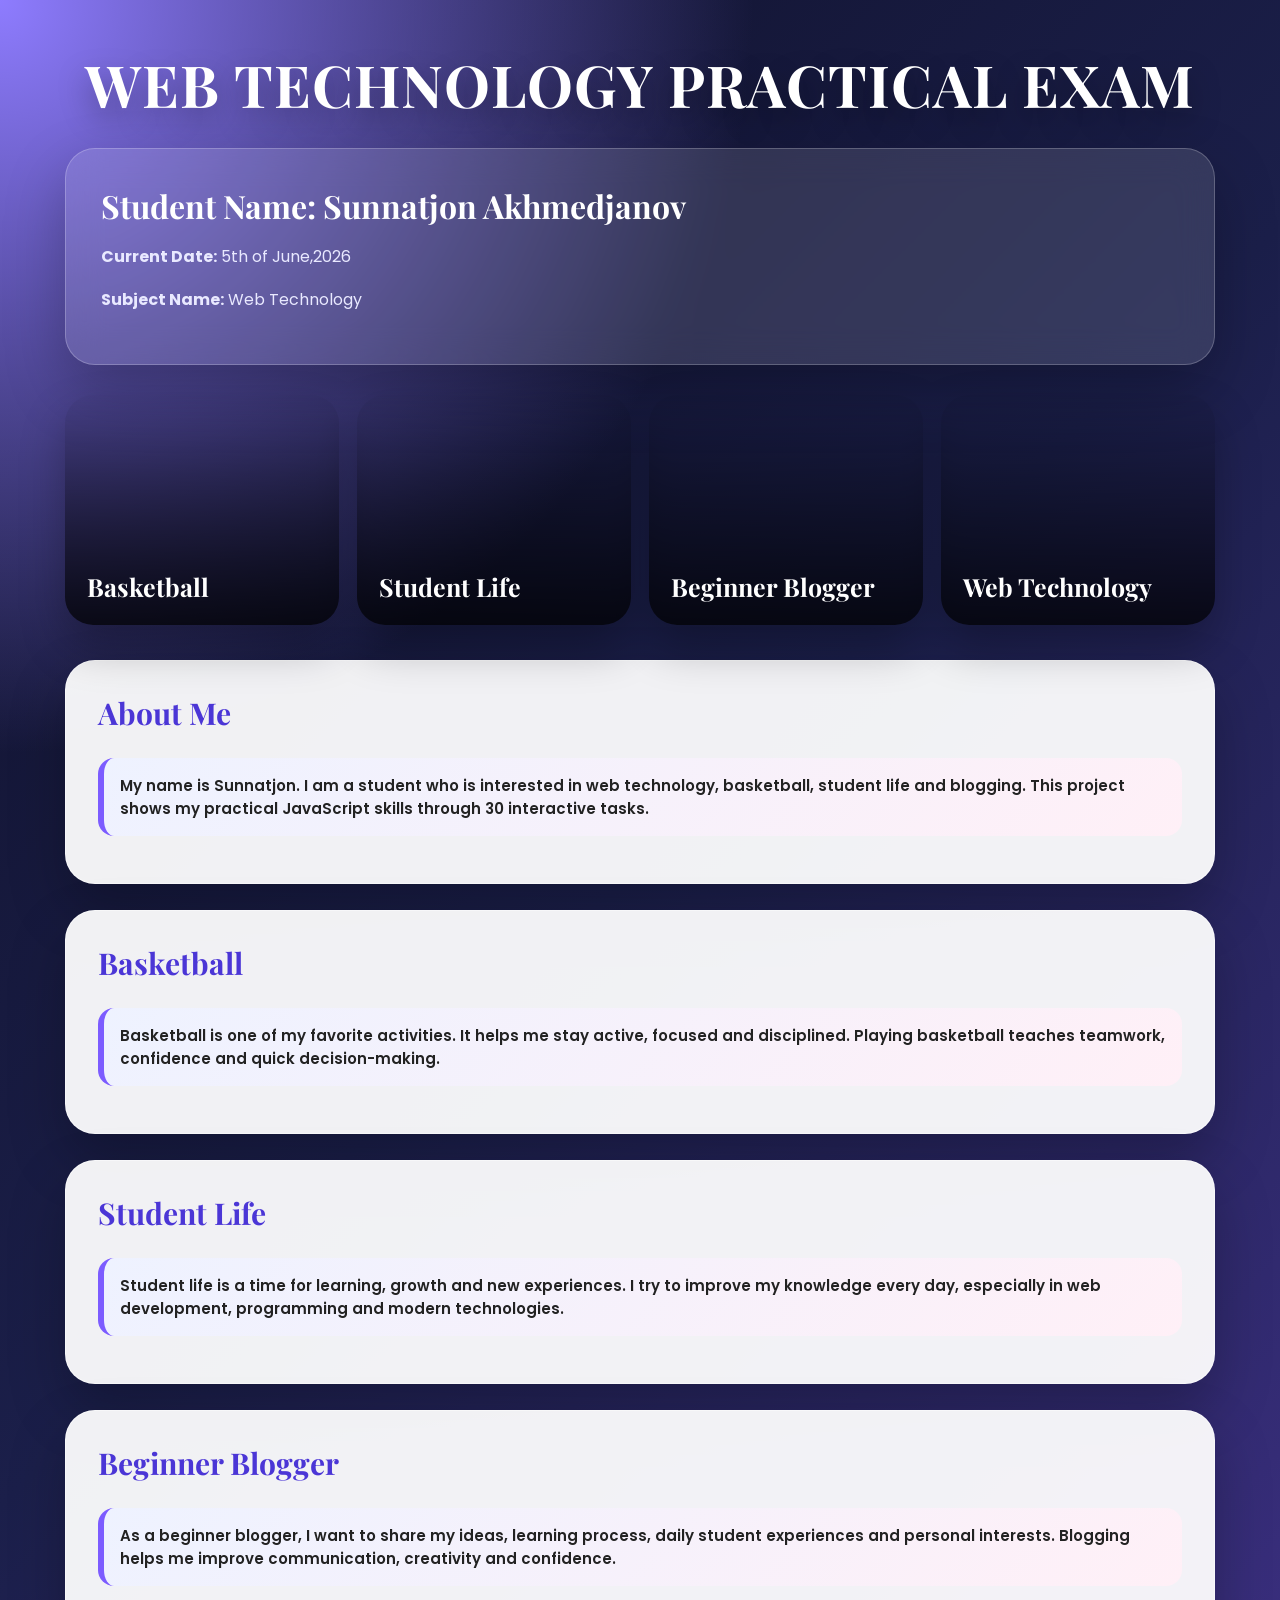
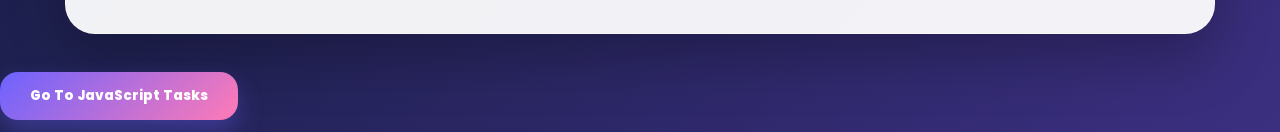
<file: index.html>
<!DOCTYPE html>
<html>
<head>
    <title>Profile Page</title>
    <link rel="stylesheet" href="style.css">
</head>
<body>

<h1>WEB TECHNOLOGY PRACTICAL EXAM</h1>

<div class="hero">
    <div class="hero-text">
        <h3>Student Name: Sunnatjon Akhmedjanov</h3>
        <p><b>Current Date:</b> 5th of June,2026</p>
        <p><b>Subject Name:</b> Web Technology</p>
    </div>
</div>

<div class="photo-gallery">
    <div class="photo-card basketball">
        <h3>Basketball</h3>
    </div>

    <div class="photo-card student">
        <h3>Student Life</h3>
    </div>

    <div class="photo-card blogger">
        <h3>Beginner Blogger</h3>
    </div>

    <div class="photo-card coding">
        <h3>Web Technology</h3>
    </div>
</div>

<section>
    <h2>About Me</h2>
    <p>
        My name is Sunnatjon. I am a student who is interested in web technology,
        basketball, student life and blogging. This project shows my practical
        JavaScript skills through 30 interactive tasks.
    </p>
</section>

<section>
    <h2>Basketball</h2>
    <p>
        Basketball is one of my favorite activities. It helps me stay active,
        focused and disciplined. Playing basketball teaches teamwork,
        confidence and quick decision-making.
    </p>
</section>

<section>
    <h2>Student Life</h2>
    <p>
        Student life is a time for learning, growth and new experiences.
        I try to improve my knowledge every day, especially in web development,
        programming and modern technologies.
    </p>
</section>

<section>
    <h2>Beginner Blogger</h2>
    <p>
        As a beginner blogger, I want to share my ideas, learning process,
        daily student experiences and personal interests. Blogging helps me
        improve communication, creativity and confidence.
    </p>
</section>

<a href="tasks.html">
    <button>Go To JavaScript Tasks</button>
</a>

</body>
</html>
</file>
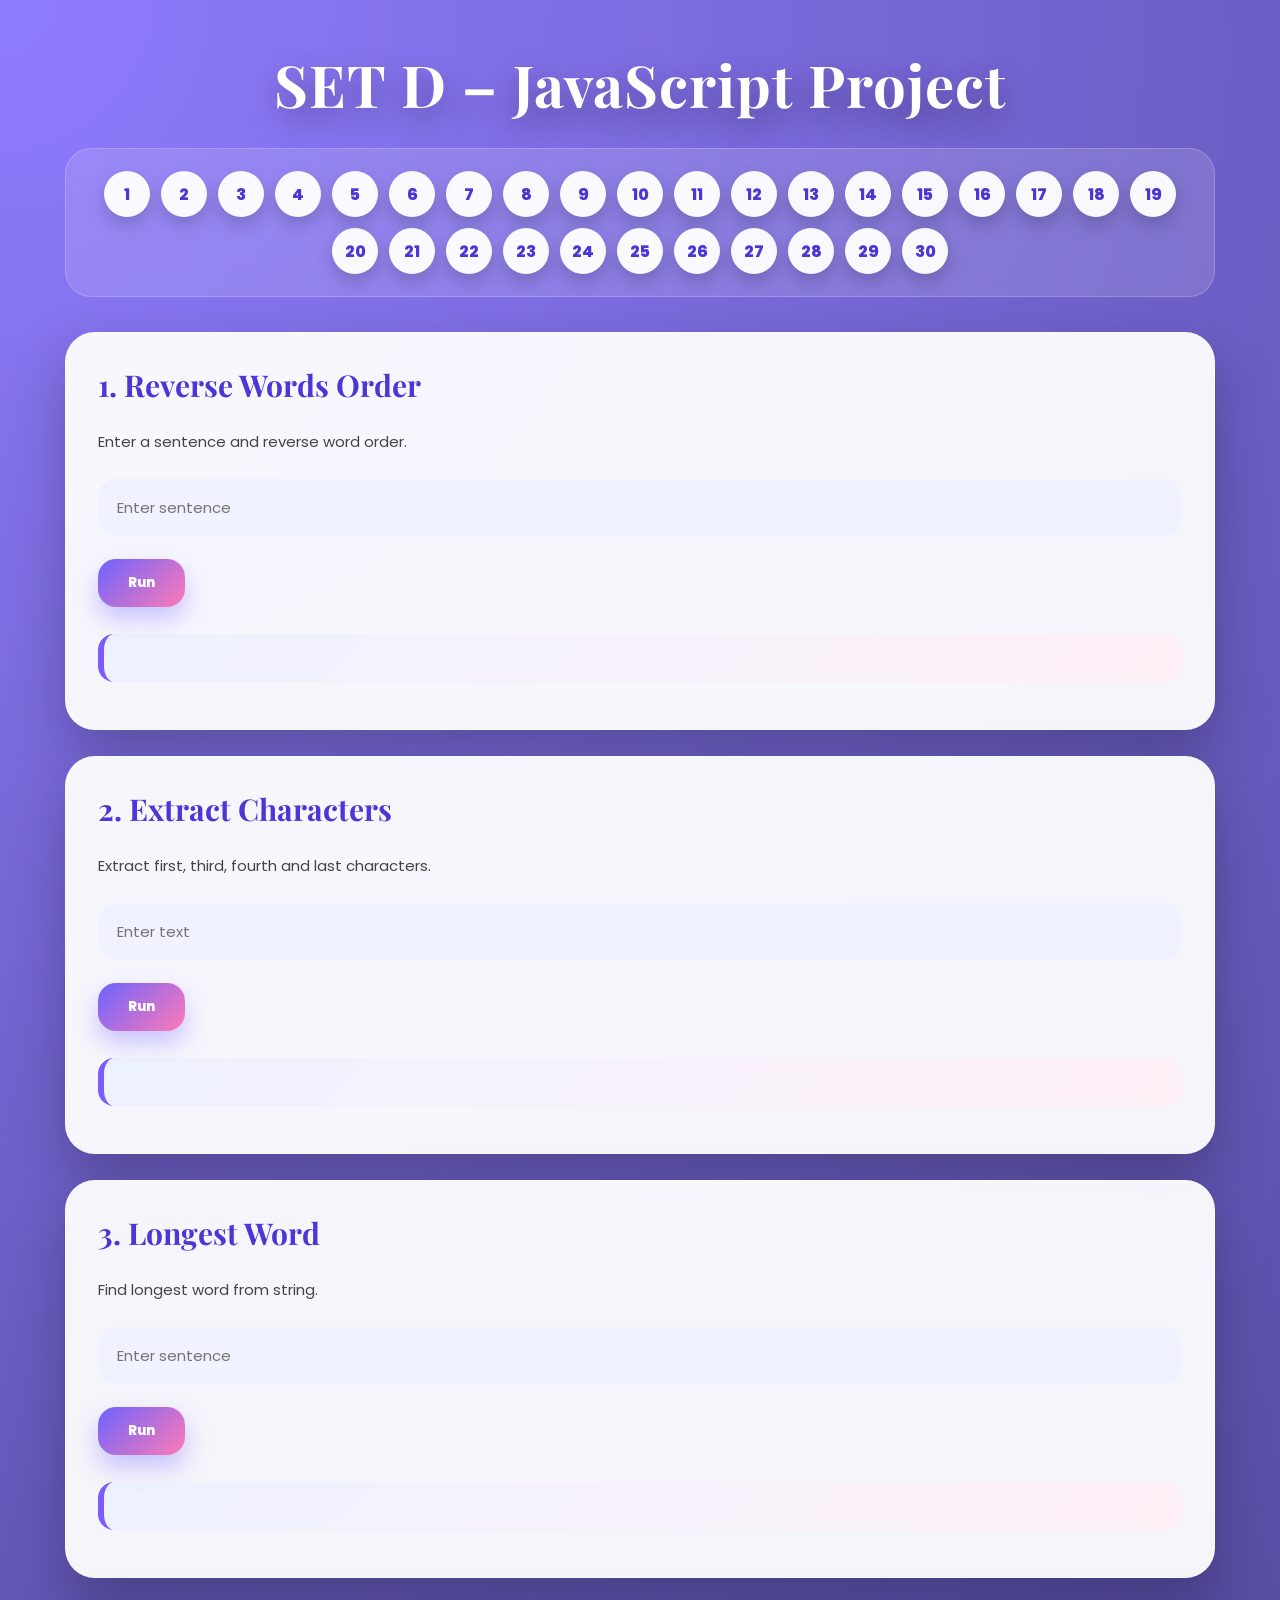
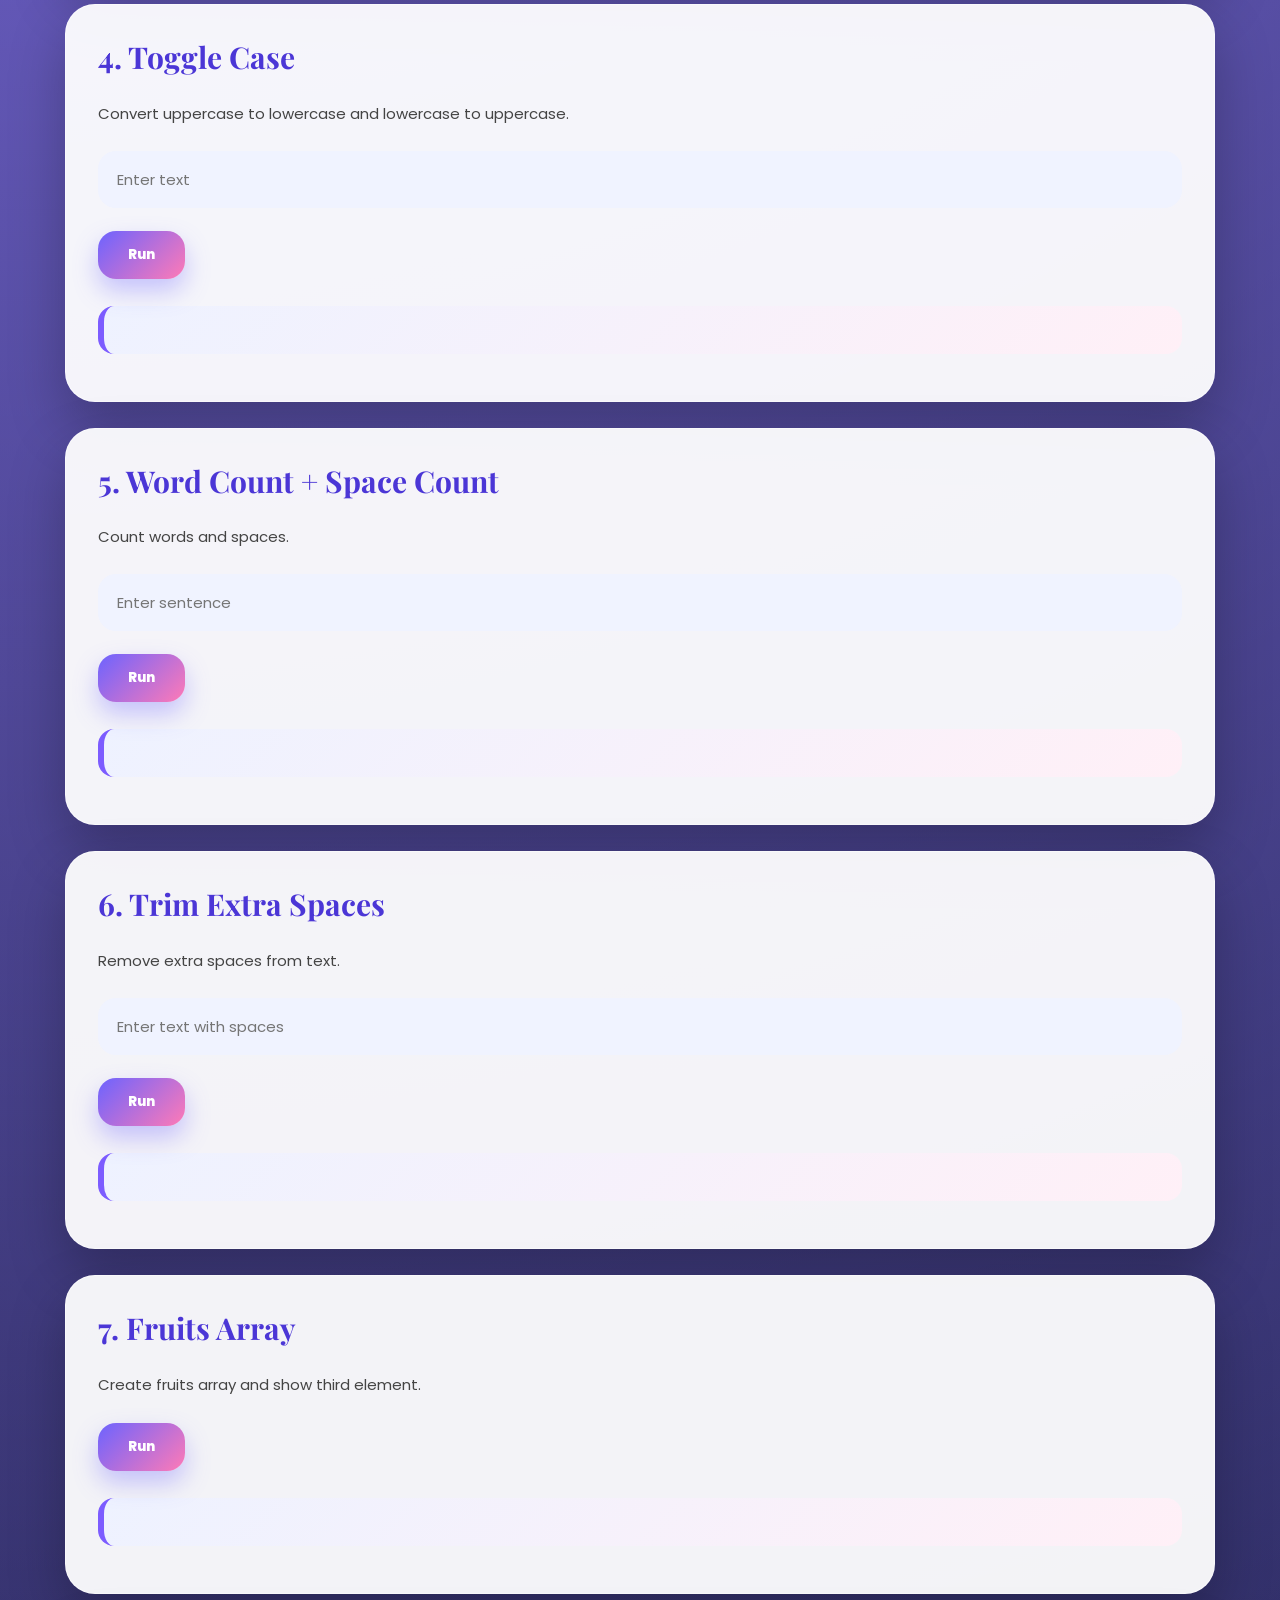
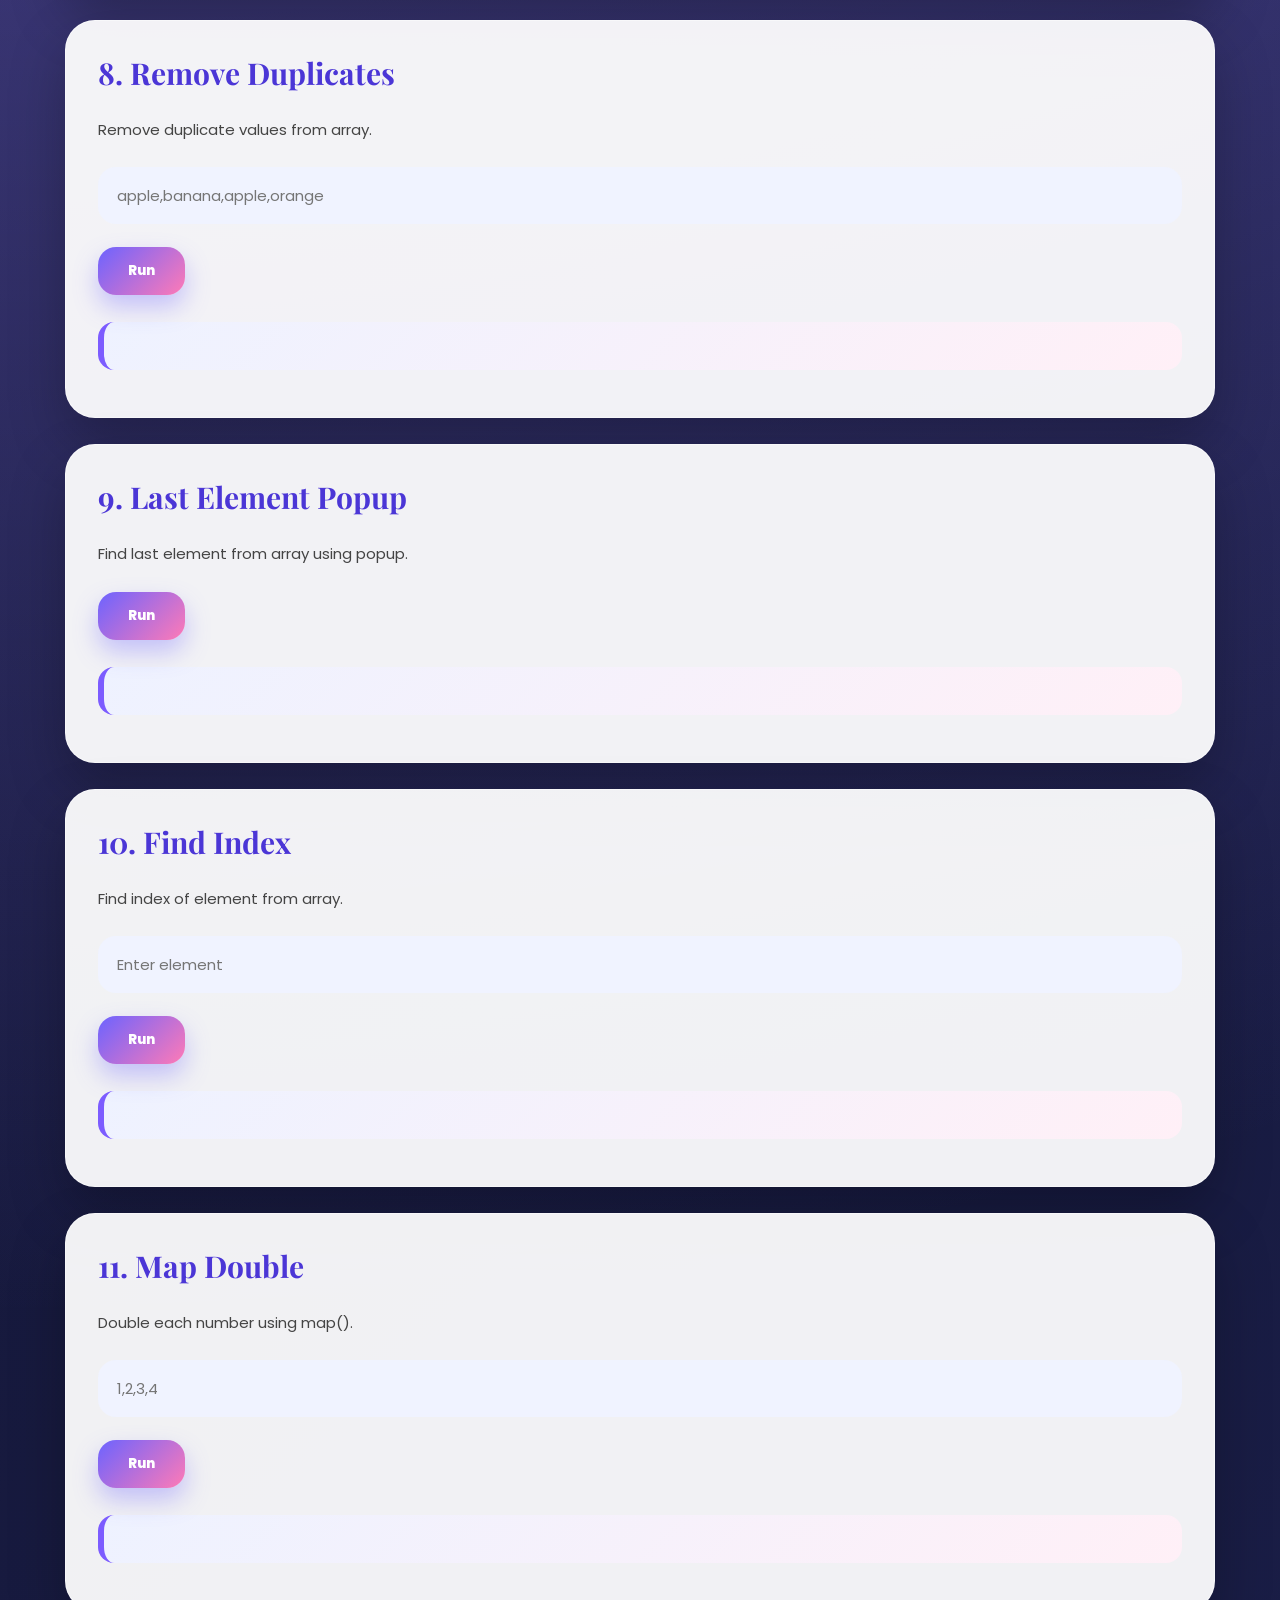
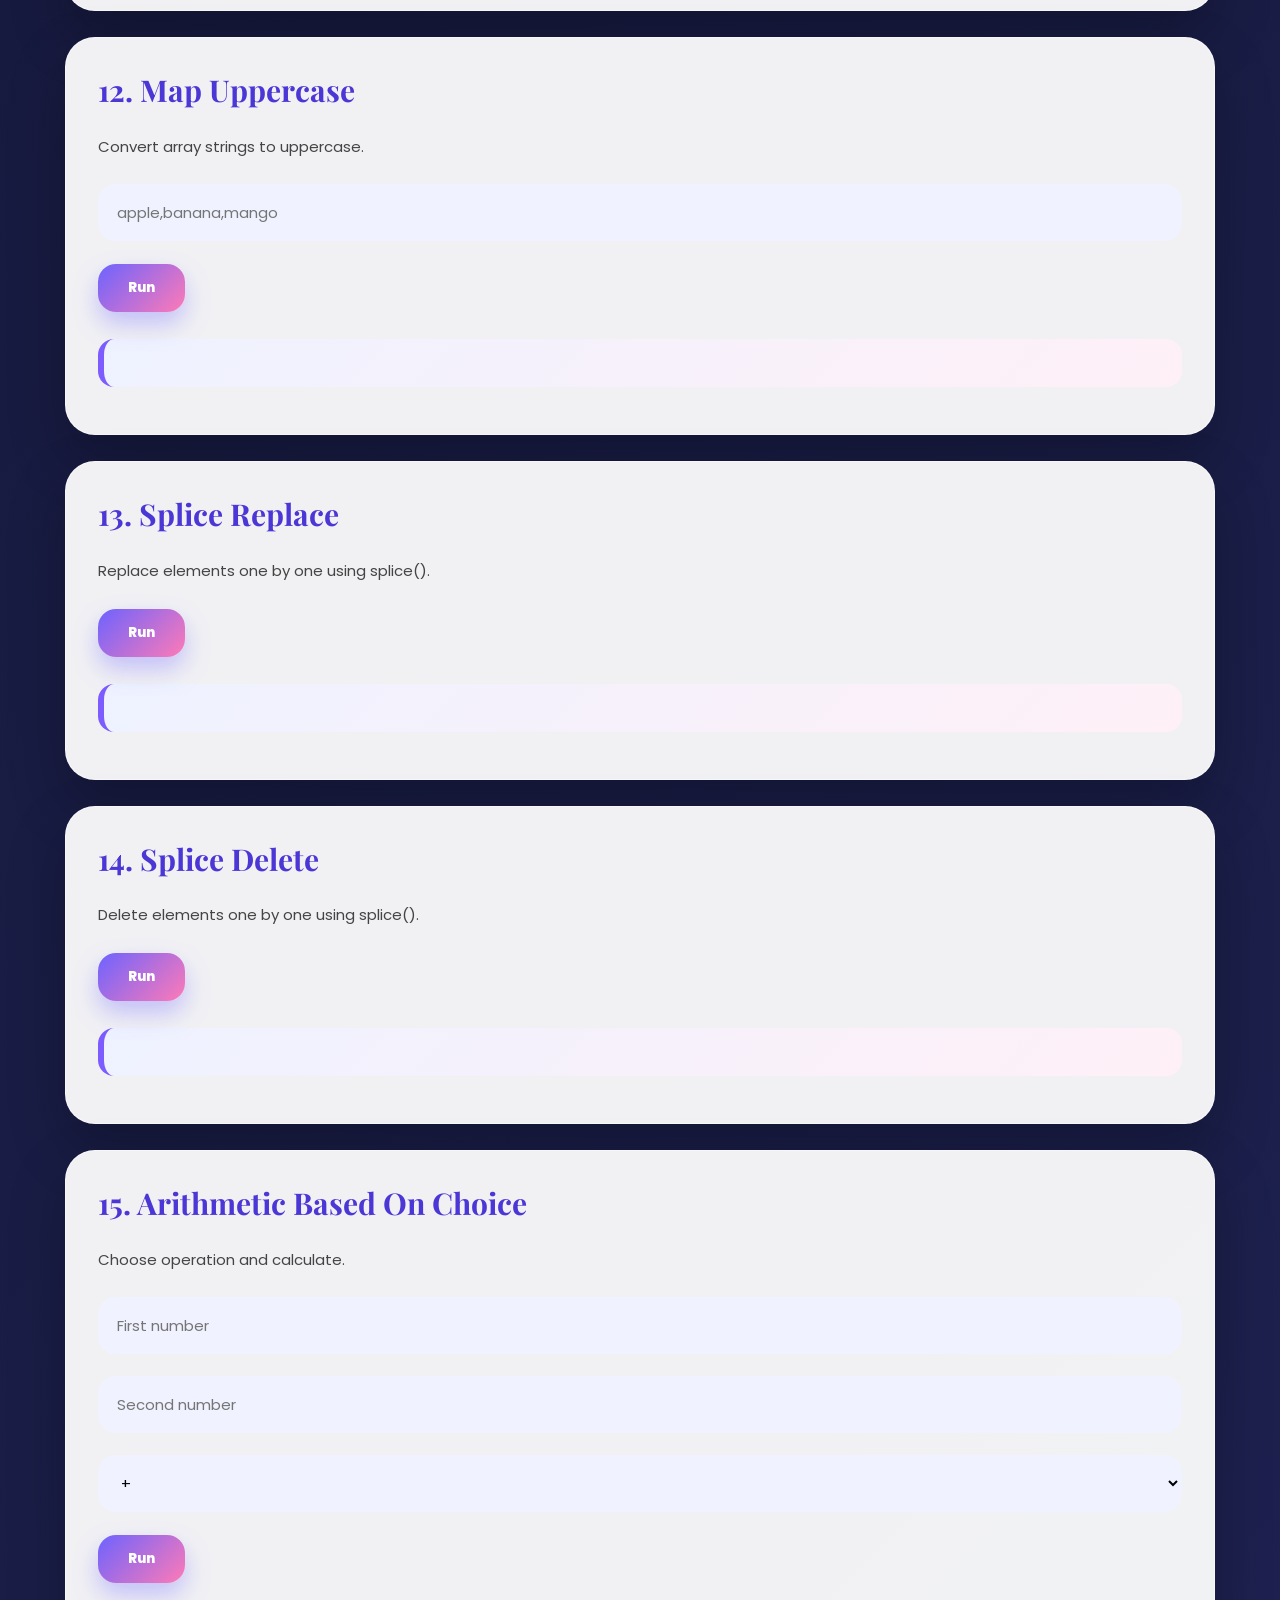
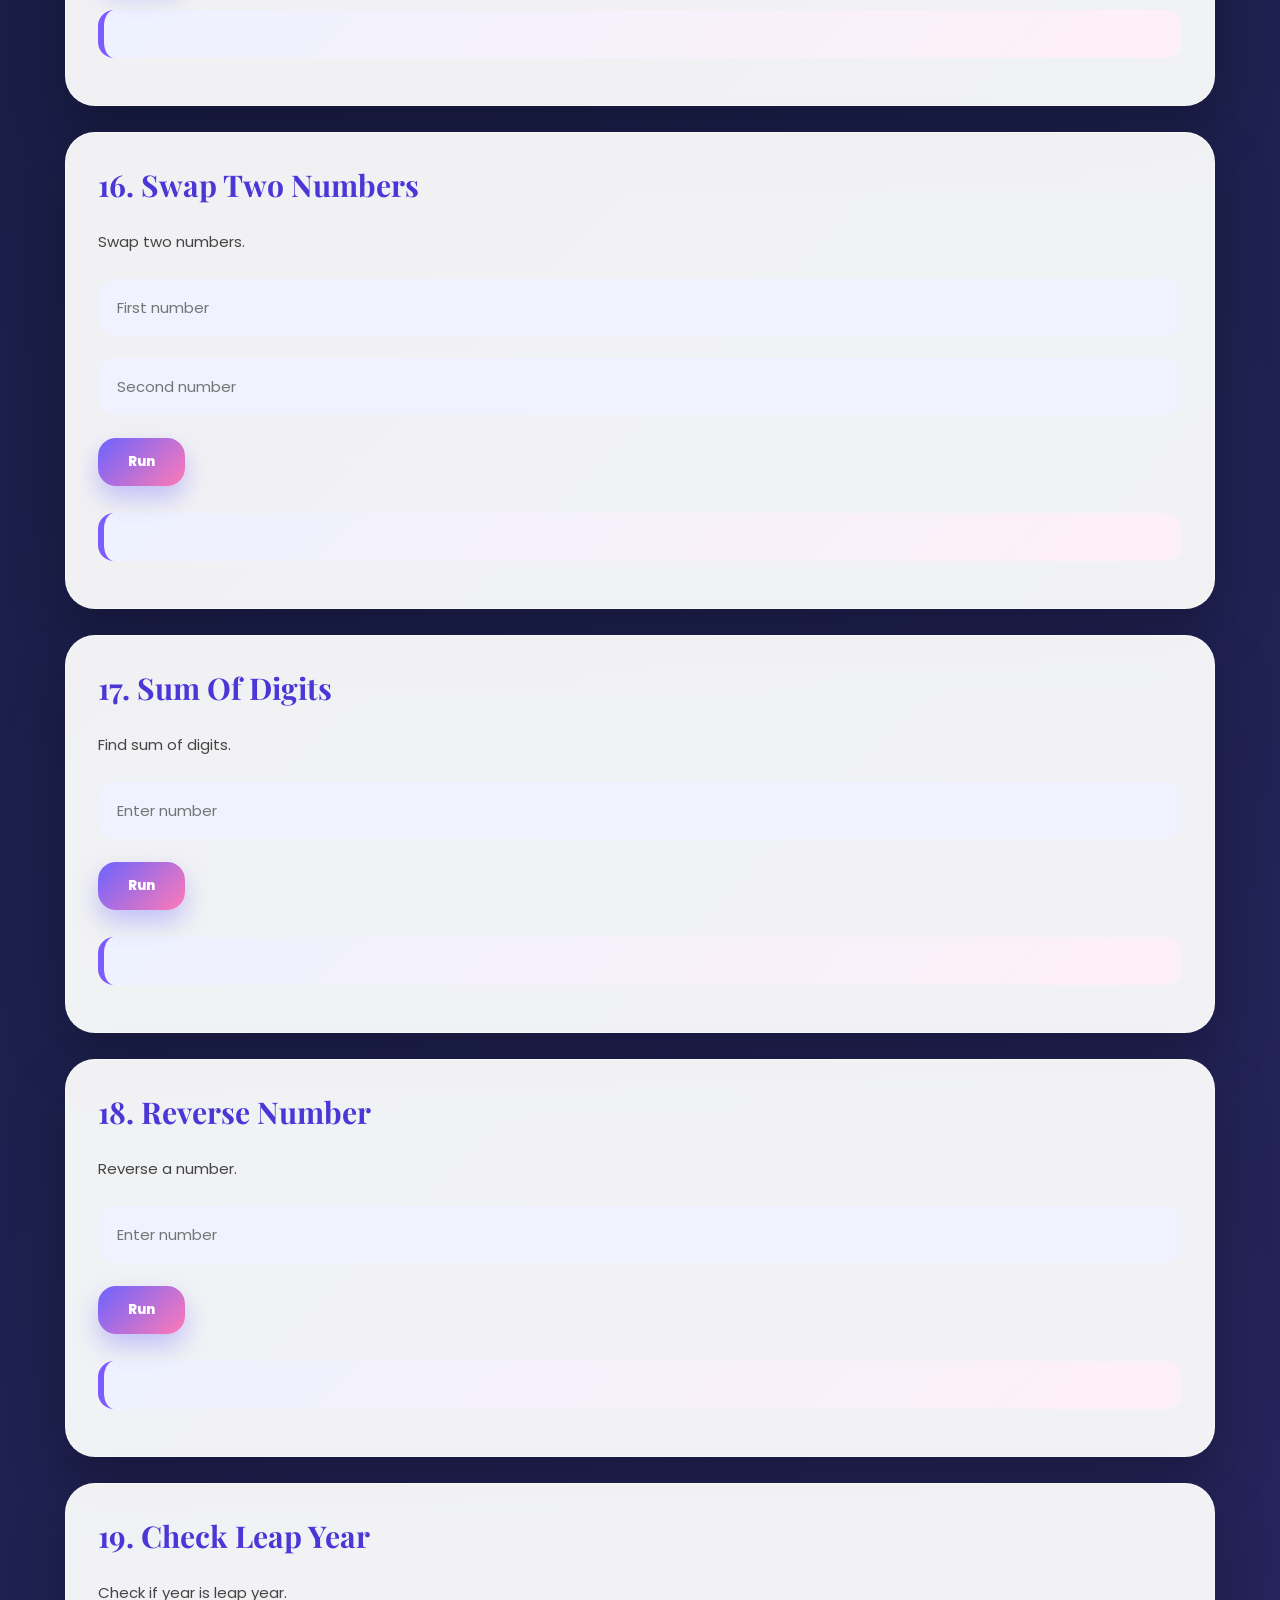
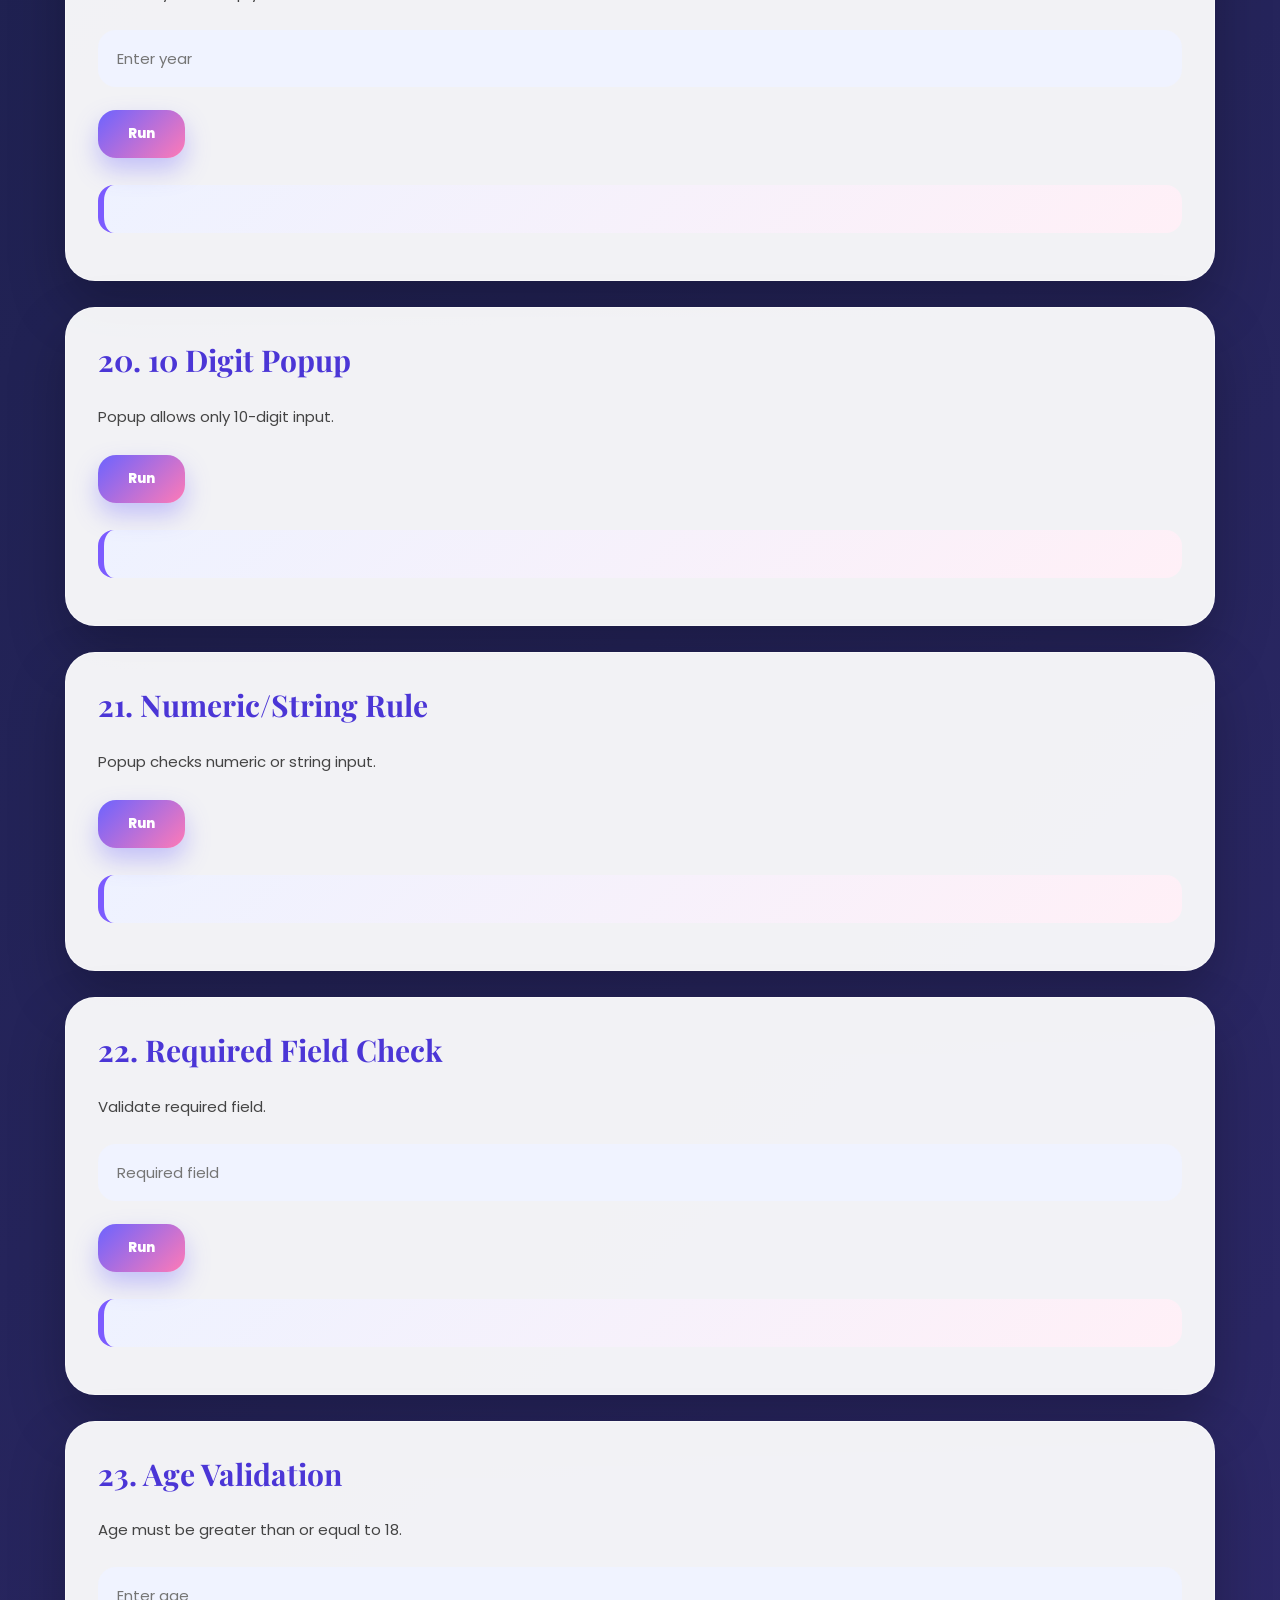
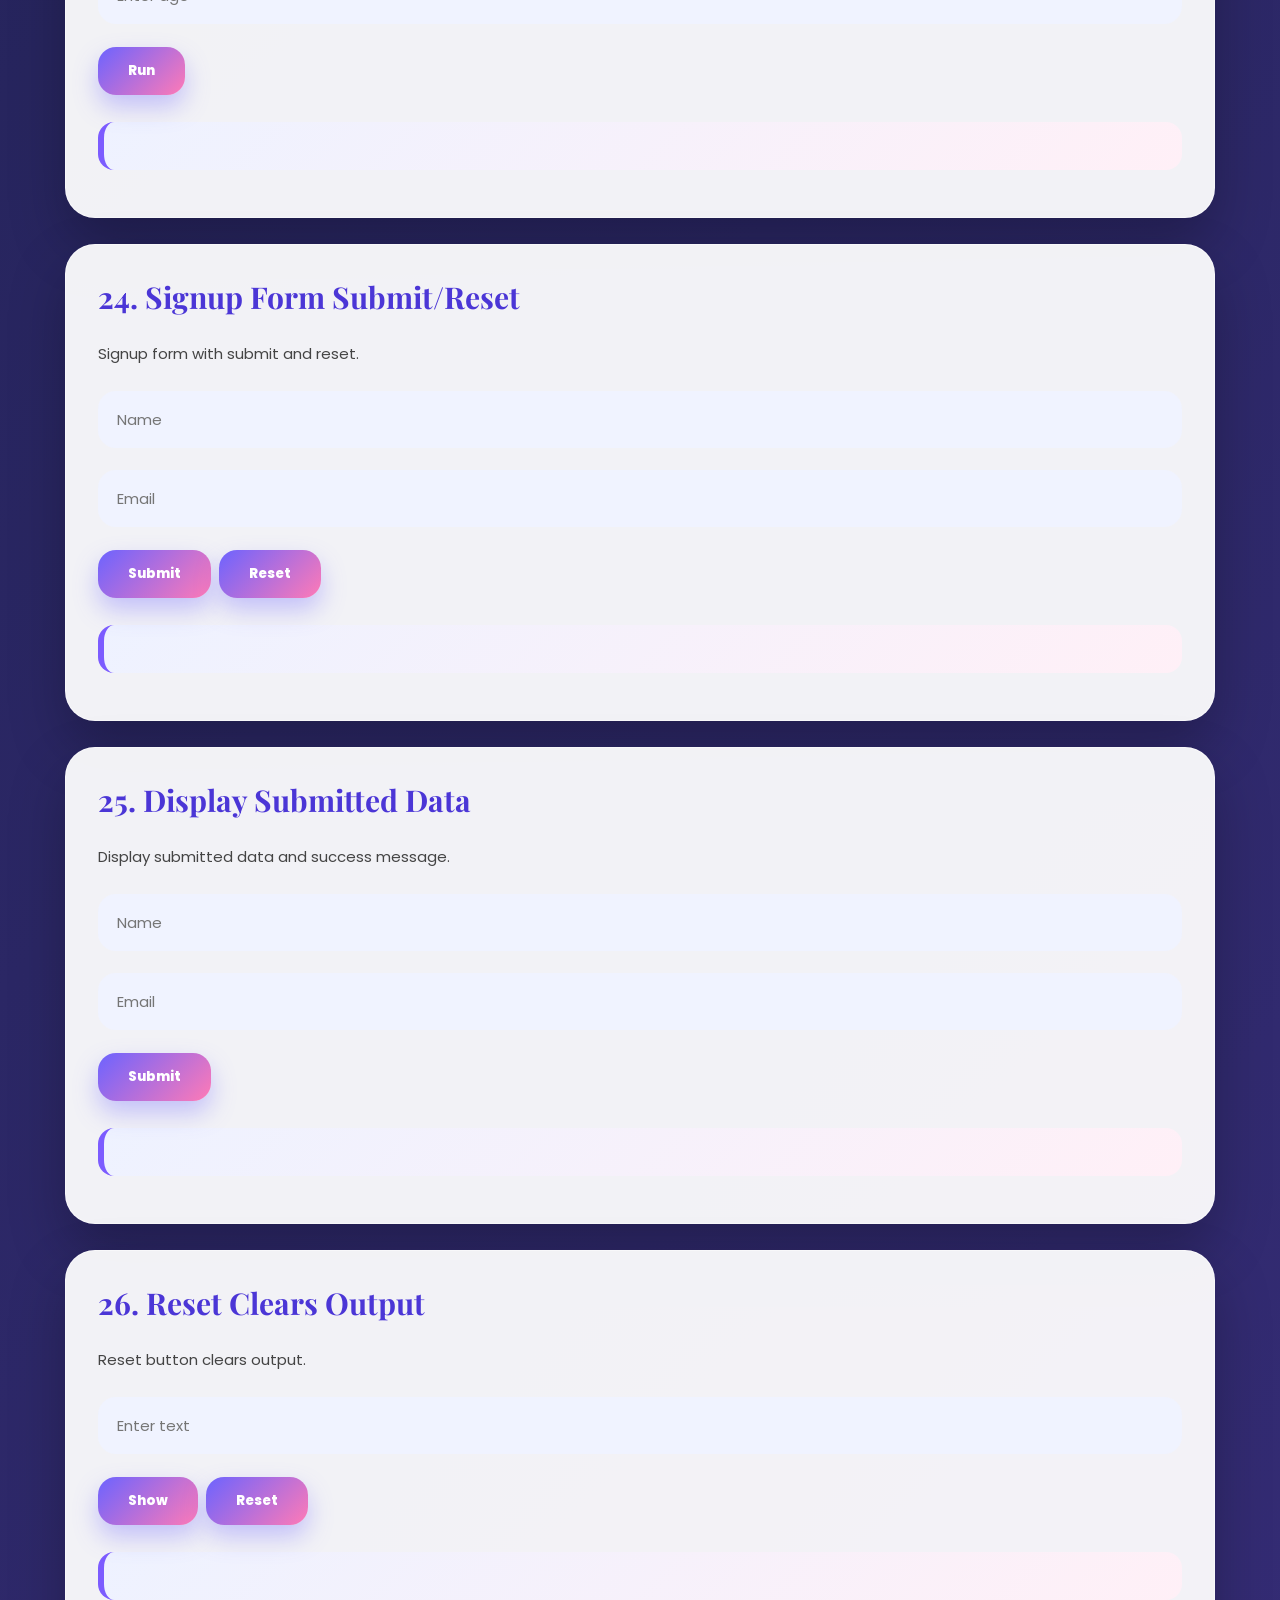
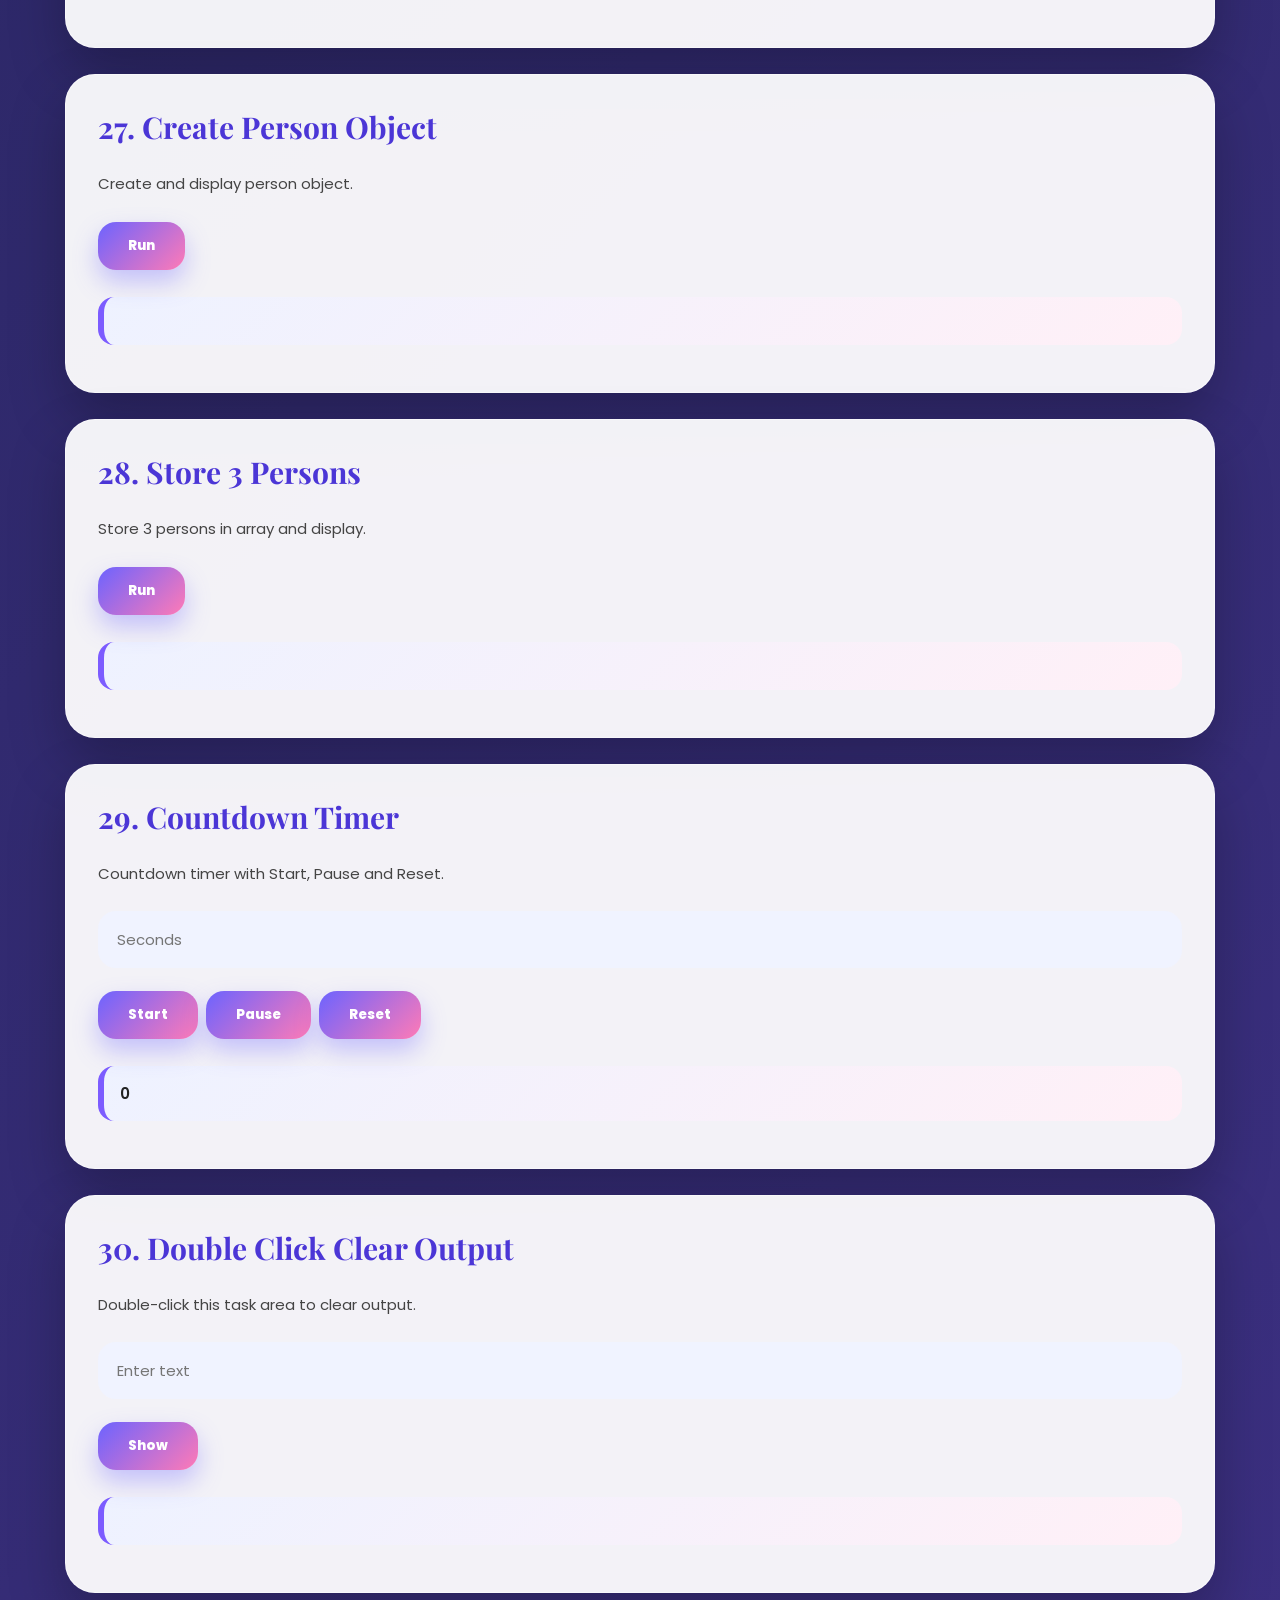
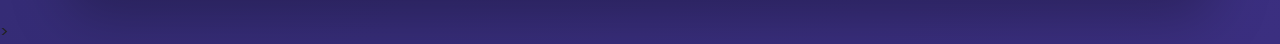
<file: tasks.html>
<!DOCTYPE html>
<html>
<head>
    <title>SET D - JavaScript Project</title>
    <link rel="stylesheet" href="style.css">
</head>
<body>

<h1>SET D – JavaScript Project</h1>

<div class="menu">
    <a href="#task1">1</a><a href="#task2">2</a><a href="#task3">3</a><a href="#task4">4</a><a href="#task5">5</a>
    <a href="#task6">6</a><a href="#task7">7</a><a href="#task8">8</a><a href="#task9">9</a><a href="#task10">10</a>
    <a href="#task11">11</a><a href="#task12">12</a><a href="#task13">13</a><a href="#task14">14</a><a href="#task15">15</a>
    <a href="#task16">16</a><a href="#task17">17</a><a href="#task18">18</a><a href="#task19">19</a><a href="#task20">20</a>
    <a href="#task21">21</a><a href="#task22">22</a><a href="#task23">23</a><a href="#task24">24</a><a href="#task25">25</a>
    <a href="#task26">26</a><a href="#task27">27</a><a href="#task28">28</a><a href="#task29">29</a><a href="#task30">30</a>
</div>

<section id="task1"><h2>1. Reverse Words Order</h2><p>Enter a sentence and reverse word order.</p><input id="t1" placeholder="Enter sentence"><button onclick="task1()">Run</button><p id="o1"></p></section>

<section id="task2"><h2>2. Extract Characters</h2><p>Extract first, third, fourth and last characters.</p><input id="t2" placeholder="Enter text"><button onclick="task2()">Run</button><p id="o2"></p></section>

<section id="task3"><h2>3. Longest Word</h2><p>Find longest word from string.</p><input id="t3" placeholder="Enter sentence"><button onclick="task3()">Run</button><p id="o3"></p></section>

<section id="task4"><h2>4. Toggle Case</h2><p>Convert uppercase to lowercase and lowercase to uppercase.</p><input id="t4" placeholder="Enter text"><button onclick="task4()">Run</button><p id="o4"></p></section>

<section id="task5"><h2>5. Word Count + Space Count</h2><p>Count words and spaces.</p><input id="t5" placeholder="Enter sentence"><button onclick="task5()">Run</button><p id="o5"></p></section>

<section id="task6"><h2>6. Trim Extra Spaces</h2><p>Remove extra spaces from text.</p><input id="t6" placeholder="Enter text with spaces"><button onclick="task6()">Run</button><p id="o6"></p></section>

<section id="task7"><h2>7. Fruits Array</h2><p>Create fruits array and show third element.</p><button onclick="task7()">Run</button><p id="o7"></p></section>

<section id="task8"><h2>8. Remove Duplicates</h2><p>Remove duplicate values from array.</p><input id="t8" placeholder="apple,banana,apple,orange"><button onclick="task8()">Run</button><p id="o8"></p></section>

<section id="task9"><h2>9. Last Element Popup</h2><p>Find last element from array using popup.</p><button onclick="task9()">Run</button><p id="o9"></p></section>

<section id="task10"><h2>10. Find Index</h2><p>Find index of element from array.</p><input id="t10" placeholder="Enter element"><button onclick="task10()">Run</button><p id="o10"></p></section>

<section id="task11"><h2>11. Map Double</h2><p>Double each number using map().</p><input id="t11" placeholder="1,2,3,4"><button onclick="task11()">Run</button><p id="o11"></p></section>

<section id="task12"><h2>12. Map Uppercase</h2><p>Convert array strings to uppercase.</p><input id="t12" placeholder="apple,banana,mango"><button onclick="task12()">Run</button><p id="o12"></p></section>

<section id="task13"><h2>13. Splice Replace</h2><p>Replace elements one by one using splice().</p><button onclick="task13()">Run</button><p id="o13"></p></section>

<section id="task14"><h2>14. Splice Delete</h2><p>Delete elements one by one using splice().</p><button onclick="task14()">Run</button><p id="o14"></p></section>

<section id="task15"><h2>15. Arithmetic Based On Choice</h2><p>Choose operation and calculate.</p><input id="t15a" type="number" placeholder="First number"><input id="t15b" type="number" placeholder="Second number"><select id="t15op"><option>+</option><option>-</option><option>*</option><option>/</option></select><button onclick="task15()">Run</button><p id="o15"></p></section>

<section id="task16"><h2>16. Swap Two Numbers</h2><p>Swap two numbers.</p><input id="t16a" placeholder="First number"><input id="t16b" placeholder="Second number"><button onclick="task16()">Run</button><p id="o16"></p></section>

<section id="task17"><h2>17. Sum Of Digits</h2><p>Find sum of digits.</p><input id="t17" placeholder="Enter number"><button onclick="task17()">Run</button><p id="o17"></p></section>

<section id="task18"><h2>18. Reverse Number</h2><p>Reverse a number.</p><input id="t18" placeholder="Enter number"><button onclick="task18()">Run</button><p id="o18"></p></section>

<section id="task19"><h2>19. Check Leap Year</h2><p>Check if year is leap year.</p><input id="t19" placeholder="Enter year"><button onclick="task19()">Run</button><p id="o19"></p></section>

<section id="task20"><h2>20. 10 Digit Popup</h2><p>Popup allows only 10-digit input.</p><button onclick="task20()">Run</button><p id="o20"></p></section>

<section id="task21"><h2>21. Numeric/String Rule</h2><p>Popup checks numeric or string input.</p><button onclick="task21()">Run</button><p id="o21"></p></section>

<section id="task22"><h2>22. Required Field Check</h2><p>Validate required field.</p><input id="t22" placeholder="Required field"><button onclick="task22()">Run</button><p id="o22"></p></section>

<section id="task23"><h2>23. Age Validation</h2><p>Age must be greater than or equal to 18.</p><input id="t23" type="number" placeholder="Enter age"><button onclick="task23()">Run</button><p id="o23"></p></section>

<section id="task24"><h2>24. Signup Form Submit/Reset</h2><p>Signup form with submit and reset.</p><input id="name24" placeholder="Name"><input id="email24" placeholder="Email"><button onclick="task24()">Submit</button><button onclick="reset24()">Reset</button><p id="o24"></p></section>

<section id="task25"><h2>25. Display Submitted Data</h2><p>Display submitted data and success message.</p><input id="name25" placeholder="Name"><input id="email25" placeholder="Email"><button onclick="task25()">Submit</button><p id="o25"></p></section>

<section id="task26"><h2>26. Reset Clears Output</h2><p>Reset button clears output.</p><input id="t26" placeholder="Enter text"><button onclick="task26()">Show</button><button onclick="reset26()">Reset</button><p id="o26"></p></section>

<section id="task27"><h2>27. Create Person Object</h2><p>Create and display person object.</p><button onclick="task27()">Run</button><p id="o27"></p></section>

<section id="task28"><h2>28. Store 3 Persons</h2><p>Store 3 persons in array and display.</p><button onclick="task28()">Run</button><p id="o28"></p></section>

<section id="task29"><h2>29. Countdown Timer</h2><p>Countdown timer with Start, Pause and Reset.</p><input id="t29" type="number" placeholder="Seconds"><button onclick="startTimer()">Start</button><button onclick="pauseTimer()">Pause</button><button onclick="resetTimer()">Reset</button><p id="o29">0</p></section>

<section id="task30" ondblclick="task30()"><h2>30. Double Click Clear Output</h2><p>Double-click this task area to clear output.</p><input id="t30" placeholder="Enter text"><button onclick="show30()">Show</button><p id="o30"></p></section>

<script src="script.js"></script>
</body>
</html>>
</file>
<file: style.css>
@import url('https://fonts.googleapis.com/css2?family=Playfair+Display:wght@600;700&family=Poppins:wght@300;400;500;600;700&display=swap');

*{
    box-sizing: border-box;
    scroll-behavior: smooth;
}

body{
    margin: 0;
    font-family: 'Poppins', sans-serif;
    background:
        radial-gradient(circle at top left, #8e7cff 0%, transparent 35%),
        linear-gradient(135deg, #0f1028, #1b1f4a, #3b2f80);
    color: #222;
    min-height: 100vh;
}

h1{
    text-align: center;
    font-family: 'Playfair Display', serif;
    font-size: 58px;
    color: #ffffff;
    margin: 45px 20px 25px;
    letter-spacing: 1px;
    text-shadow: 0 12px 30px rgba(0,0,0,0.35);
}

.hero{
    max-width: 1150px;
    margin: 0 auto 30px;
    padding: 35px;
    border-radius: 30px;
    background: rgba(255,255,255,0.12);
    backdrop-filter: blur(18px);
    border: 1px solid rgba(255,255,255,0.22);
    box-shadow: 0 25px 60px rgba(0,0,0,0.25);
}

.hero-text h3{
    font-family: 'Playfair Display', serif;
    font-size: 32px;
    color: #fff;
    margin: 0 0 10px;
}

.hero-text p{
    color: #e9e9ff;
    font-size: 16px;
    line-height: 1.7;
    max-width: 850px;
}

.photo-gallery{
    max-width: 1150px;
    margin: 0 auto 35px;
    display: grid;
    grid-template-columns: repeat(4, 1fr);
    gap: 18px;
}

.photo-card{
    height: 230px;
    border-radius: 28px;
    padding: 22px;
    display: flex;
    align-items: flex-end;
    overflow: hidden;
    position: relative;
    background-size: cover;
    background-position: center;
    box-shadow: 0 22px 45px rgba(0,0,0,0.28);
    transition: 0.35s;
}

.photo-card::before{
    content: "";
    position: absolute;
    inset: 0;
    background: linear-gradient(to top, rgba(0,0,0,0.75), rgba(0,0,0,0.05));
}

.photo-card h3{
    position: relative;
    z-index: 1;
    color: white;
    font-family: 'Playfair Display', serif;
    font-size: 25px;
    margin: 0;
}

.photo-card:hover{
    transform: translateY(-8px) scale(1.02);
}

.basketball{
    background-image: url("https://images.unsplash.com/photo-1546519638-68e109498ffc?auto=format&fit=crop&w=900&q=80");
}

.student{
    background-image: url("https://images.unsplash.com/photo-1523240795612-9a054b0db644?auto=format&fit=crop&w=900&q=80");
}

.blogger{
    background-image: url("https://images.unsplash.com/photo-1499750310107-5fef28a66643?auto=format&fit=crop&w=900&q=80");
}

.coding{
    background-image: url("https://images.unsplash.com/photo-1498050108023-c5249f4df085?auto=format&fit=crop&w=900&q=80");
}

.menu{
    max-width: 1150px;
    margin: 0 auto 35px;
    padding: 22px;
    background: rgba(255,255,255,0.13);
    backdrop-filter: blur(16px);
    border-radius: 26px;
    display: flex;
    flex-wrap: wrap;
    gap: 11px;
    justify-content: center;
    border: 1px solid rgba(255,255,255,0.2);
}

.menu a{
    width: 46px;
    height: 46px;
    border-radius: 50%;
    background: rgba(255,255,255,0.95);
    color: #4b36d6;
    text-decoration: none;
    font-weight: 800;
    display: flex;
    align-items: center;
    justify-content: center;
    transition: 0.3s;
    box-shadow: 0 8px 18px rgba(0,0,0,0.18);
}

.menu a:hover{
    background: linear-gradient(135deg, #7c5cff, #ff7ab6);
    color: white;
    transform: translateY(-5px);
}

section{
    max-width: 1150px;
    margin: 26px auto;
    padding: 32px;
    background: rgba(255,255,255,0.94);
    border-radius: 30px;
    box-shadow: 0 25px 55px rgba(0,0,0,0.25);
    border: 1px solid rgba(255,255,255,0.45);
    transition: 0.3s;
}

section:hover{
    transform: translateY(-4px);
}

h2{
    font-family: 'Playfair Display', serif;
    color: #4b36d6;
    font-size: 30px;
    margin-top: 0;
}

p{
    font-size: 15px;
    color: #444;
}

input, select{
    width: 100%;
    padding: 16px 18px;
    margin: 11px 0;
    border: 1px solid transparent;
    border-radius: 18px;
    background: #f0f3ff;
    font-size: 15px;
    outline: none;
    font-family: 'Poppins', sans-serif;
}

input:focus, select:focus{
    background: white;
    border-color: #7c5cff;
    box-shadow: 0 0 0 4px rgba(124,92,255,0.15);
}

button{
    padding: 14px 30px;
    margin: 12px 8px 12px 0;
    border: none;
    border-radius: 18px;
    background: linear-gradient(135deg, #6c63ff, #ff7ab6);
    color: white;
    font-weight: 800;
    cursor: pointer;
    transition: 0.3s;
    font-family: 'Poppins', sans-serif;
    box-shadow: 0 12px 24px rgba(108,99,255,0.35);
}

button:hover{
    transform: translateY(-4px);
    box-shadow: 0 18px 32px rgba(255,122,182,0.4);
}

section p:last-child{
    min-height: 48px;
    padding: 16px;
    background: linear-gradient(135deg, #eef2ff, #fff0f7);
    border-left: 6px solid #7c5cff;
    border-radius: 16px;
    color: #222;
    font-weight: 600;
}

@media(max-width: 900px){
    .photo-gallery{
        grid-template-columns: repeat(2, 1fr);
        margin: 0 18px 30px;
    }

    .hero, .menu, section{
        margin-left: 18px;
        margin-right: 18px;
    }
}

@media(max-width: 600px){
    h1{
        font-size: 38px;
    }

    .photo-gallery{
        grid-template-columns: 1fr;
    }

    .photo-card{
        height: 220px;
    }

    section{
        padding: 24px;
    }
}
</file>
